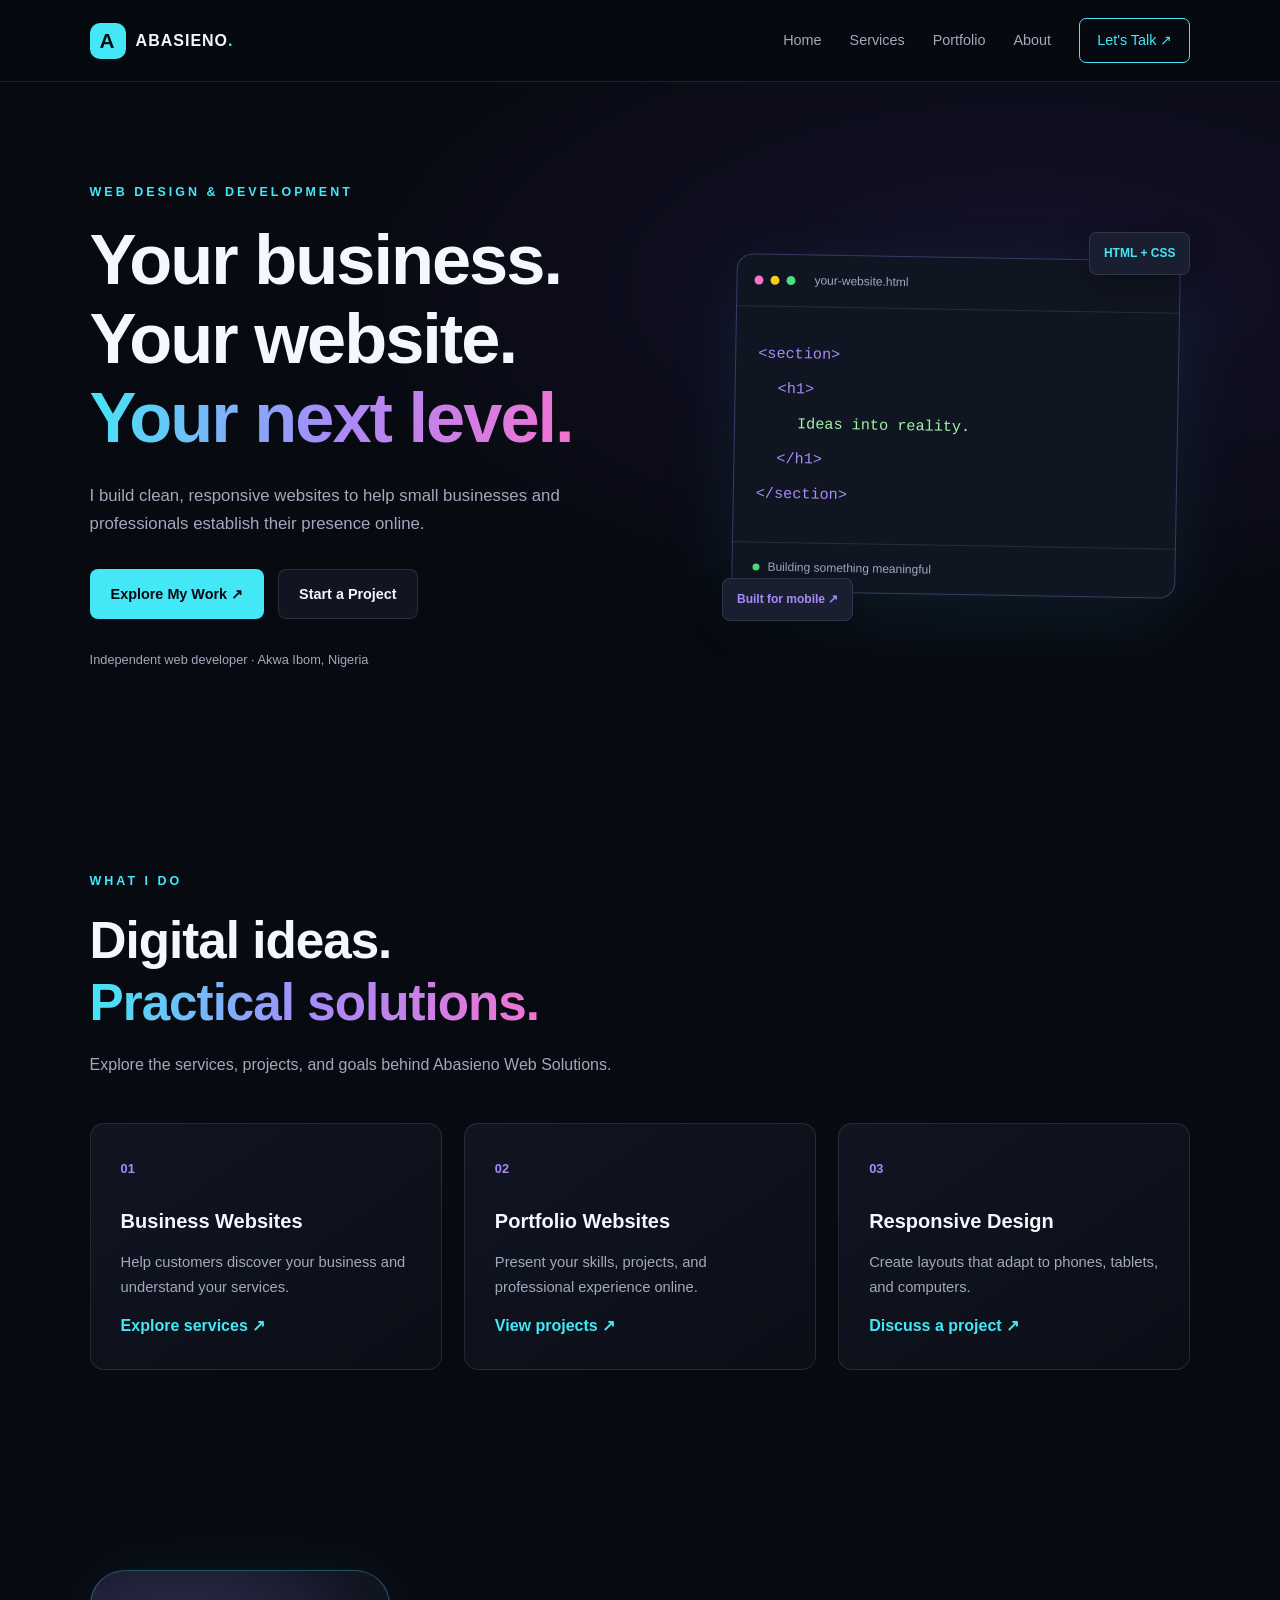
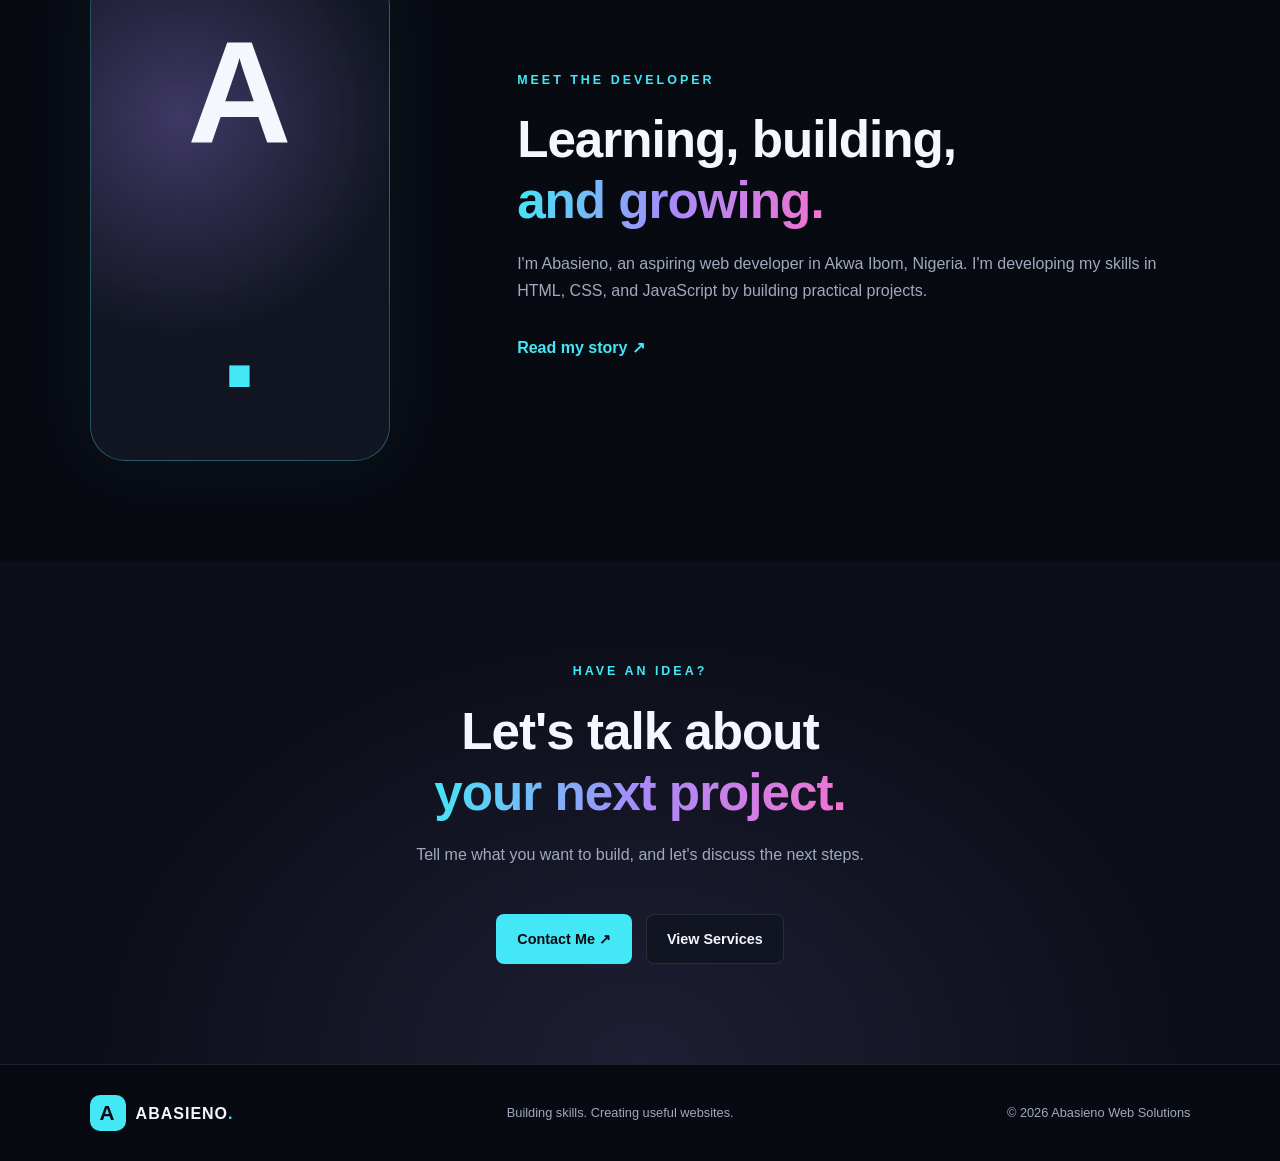
<file: index.html>
<!DOCTYPE html>
<html lang="en">
<head>
  <meta charset="UTF-8">
  <meta name="viewport" content="width=device-width, initial-scale=1.0">
  <meta name="description" content="Abasieno Web Solutions creates responsive websites for small businesses and professionals.">
  <title>Home | Abasieno Web Solutions</title>
  <link rel="stylesheet" href="style.css">
  <script src="script.js" defer></script>
</head>
<body>

  <header class="header">
    <a href="index.html" class="logo"><span class="logo-mark">A</span><span>ABASIENO<span class="accent">.</span></span></a>
    <button class="menu-toggle" id="menu-toggle" aria-label="Open navigation menu" aria-expanded="false">☰</button>
    <nav class="nav" id="nav">
      <a href="index.html">Home</a>
      <a href="services.html">Services</a>
      <a href="portfolio.html">Portfolio</a>
      <a href="about.html">About</a>
      <a href="contact.html" class="nav-cta">Let's Talk ↗</a>
    </nav>
  </header>

  <main>
    <section class="hero" id="home">
      <div class="hero-content">
        <p class="eyebrow">WEB DESIGN & DEVELOPMENT</p>
        <h1>Your business.<br>Your website.<br><span class="gradient-text">Your next level.</span></h1>
        <p class="hero-description">I build clean, responsive websites to help small businesses and professionals establish their presence online.</p>
        <div class="hero-actions">
          <a href="portfolio.html" class="button button-primary">Explore My Work ↗</a>
          <a href="contact.html" class="button button-secondary">Start a Project</a>
        </div>
        <p class="hero-note">Independent web developer · Akwa Ibom, Nigeria</p>
      </div>

      <div class="hero-visual">
        <div class="code-card">
          <div class="code-top"><span></span><span></span><span></span><p>your-website.html</p></div>
          <div class="code-content">
            <p><span class="code-purple">&lt;section&gt;</span></p>
            <p class="indent"><span class="code-purple">&lt;h1&gt;</span></p>
            <p class="indent-2">Ideas into reality.</p>
            <p class="indent"><span class="code-purple">&lt;/h1&gt;</span></p>
            <p><span class="code-purple">&lt;/section&gt;</span></p>
          </div>
          <div class="code-footer"><span class="status-dot"></span>Building something meaningful</div>
        </div>
        <div class="floating-tag tag-top">HTML + CSS</div>
        <div class="floating-tag tag-bottom">Built for mobile ↗</div>
      </div>
    </section>

    <section class="section">
      <div class="section-heading">
        <p class="eyebrow">WHAT I DO</p>
        <h2>Digital ideas.<br><span class="gradient-text">Practical solutions.</span></h2>
        <p>Explore the services, projects, and goals behind Abasieno Web Solutions.</p>
      </div>
      <div class="service-grid">
        <article class="service-card">
          <span class="service-number">01</span>
          <h3>Business Websites</h3>
          <p>Help customers discover your business and understand your services.</p>
          <a class="text-link" href="services.html">Explore services ↗</a>
        </article>
        <article class="service-card">
          <span class="service-number">02</span>
          <h3>Portfolio Websites</h3>
          <p>Present your skills, projects, and professional experience online.</p>
          <a class="text-link" href="portfolio.html">View projects ↗</a>
        </article>
        <article class="service-card">
          <span class="service-number">03</span>
          <h3>Responsive Design</h3>
          <p>Create layouts that adapt to phones, tablets, and computers.</p>
          <a class="text-link" href="contact.html">Discuss a project ↗</a>
        </article>
      </div>
    </section>

    <section class="section about-section">
      <div class="about-mark">A<span>.</span></div>
      <div class="about-content">
        <p class="eyebrow">MEET THE DEVELOPER</p>
        <h2>Learning, building,<br><span class="gradient-text">and growing.</span></h2>
        <p>I'm Abasieno, an aspiring web developer in Akwa Ibom, Nigeria. I'm developing my skills in HTML, CSS, and JavaScript by building practical projects.</p>
        <a href="about.html" class="text-link">Read my story ↗</a>
      </div>
    </section>

    <section class="section contact-section">
      <div class="section-heading">
        <p class="eyebrow">HAVE AN IDEA?</p>
        <h2>Let's talk about<br><span class="gradient-text">your next project.</span></h2>
        <p>Tell me what you want to build, and let's discuss the next steps.</p>
      </div>
      <div class="hero-actions" style="justify-content:center">
        <a href="contact.html" class="button button-primary">Contact Me ↗</a>
        <a href="services.html" class="button button-secondary">View Services</a>
      </div>
    </section>
  </main>

  <footer class="footer">
    <a href="index.html" class="logo"><span class="logo-mark">A</span><span>ABASIENO<span class="accent">.</span></span></a>
    <p>Building skills. Creating useful websites.</p>
    <p>© <span class="year"></span> Abasieno Web Solutions</p>
  </footer>

</body>
</html>
</file>
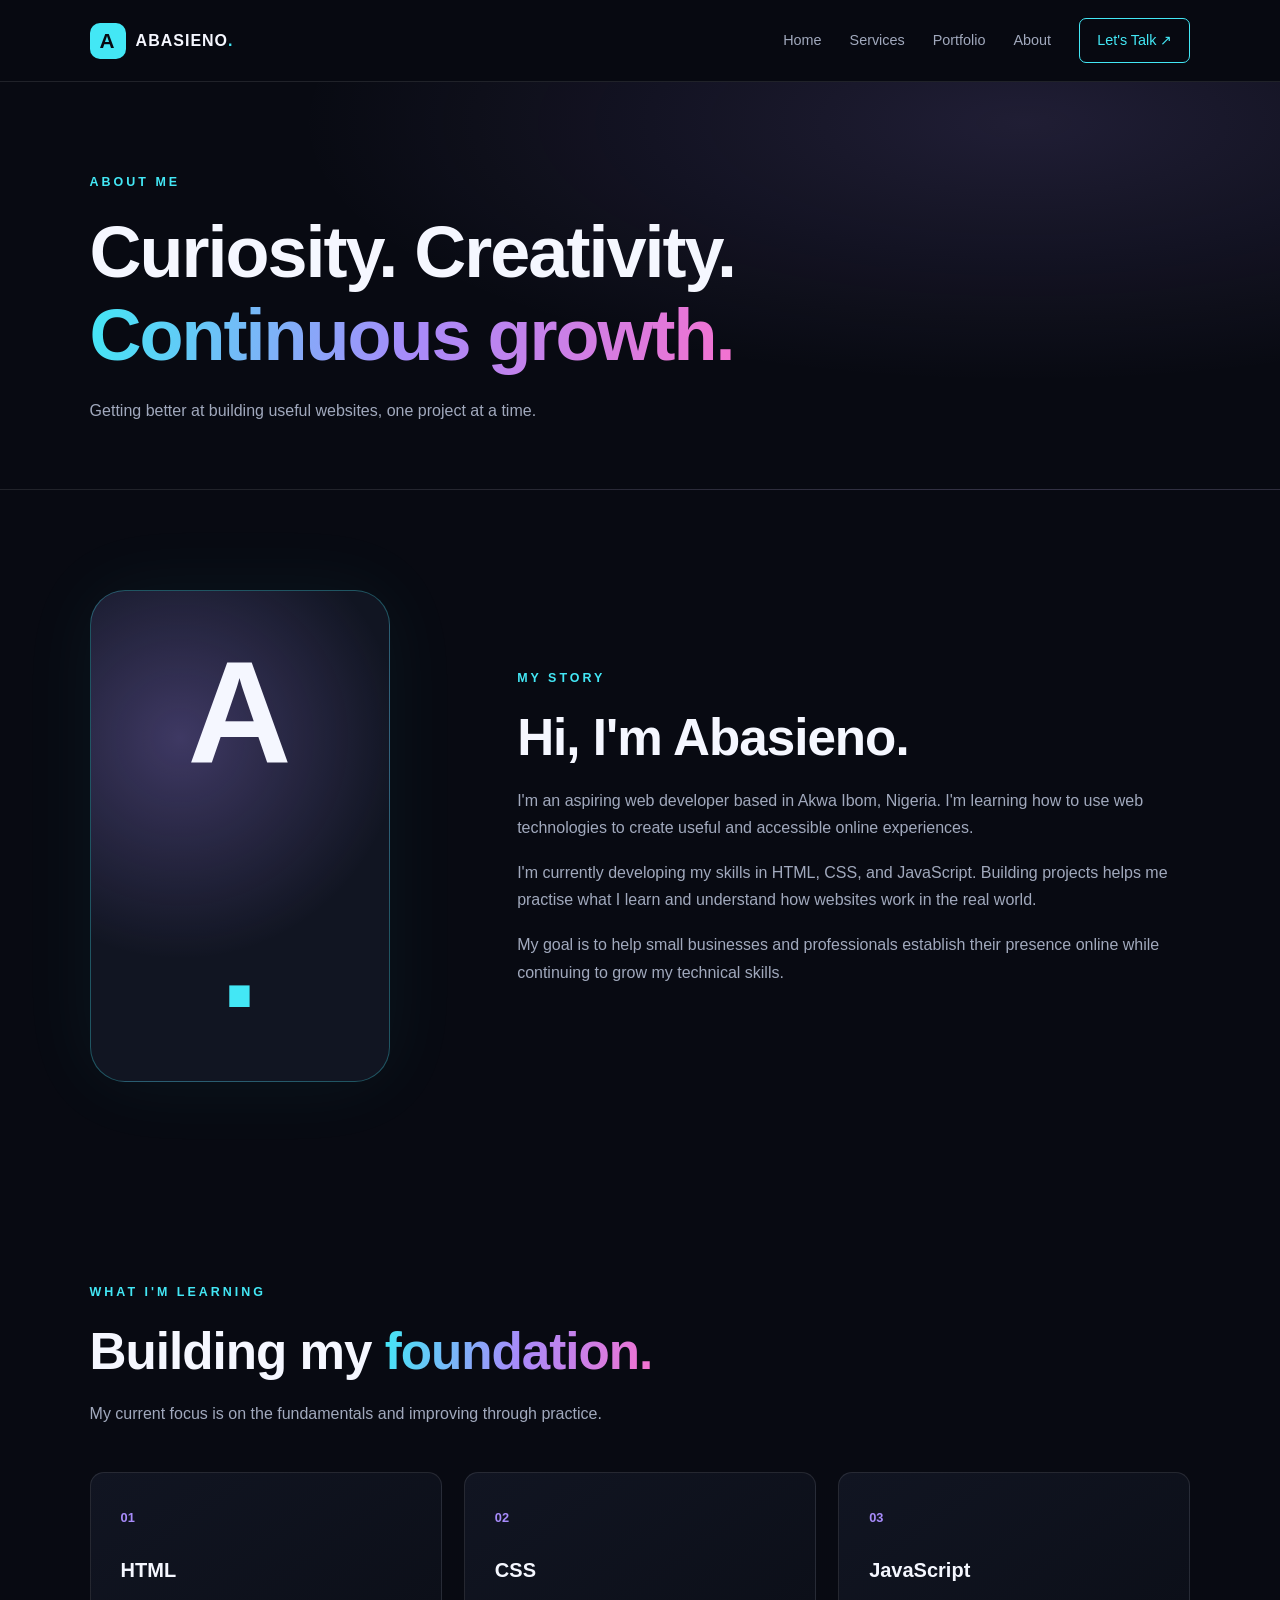
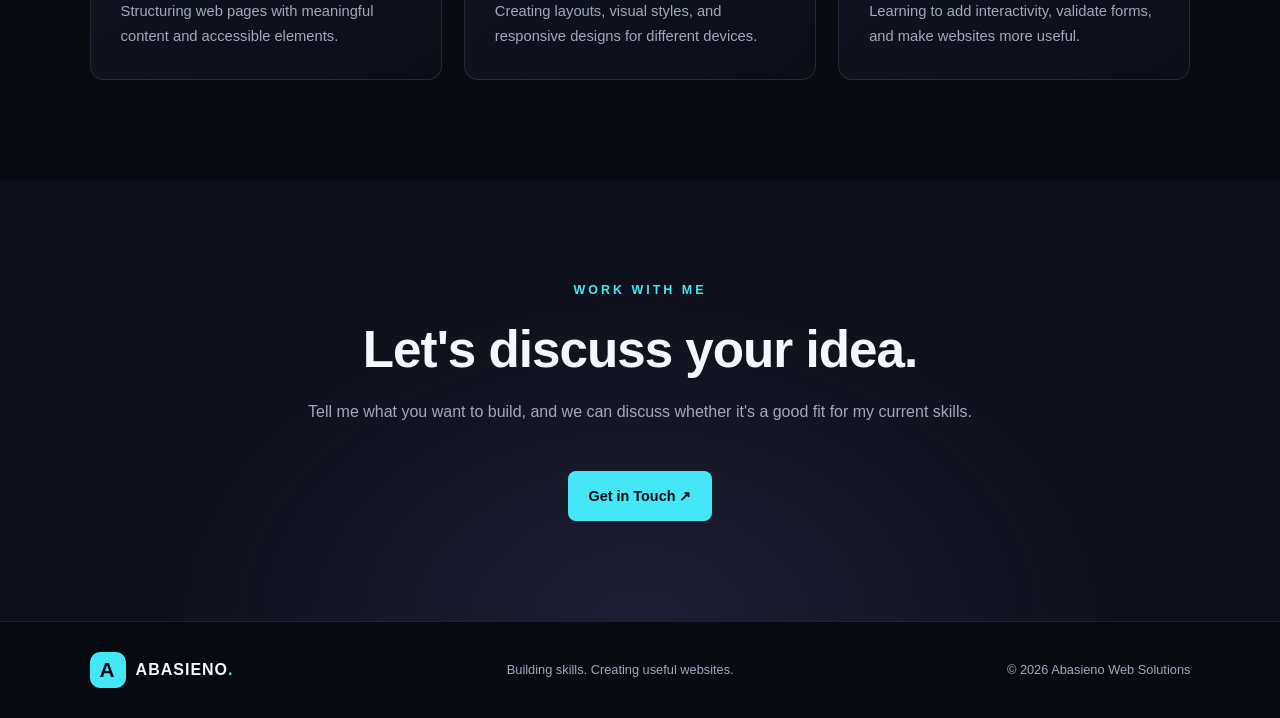
<file: about.html>
<!DOCTYPE html>
<html lang="en">
<head>
  <meta charset="UTF-8">
  <meta name="viewport" content="width=device-width, initial-scale=1.0">
  <meta name="description" content="Learn about Abasieno, an aspiring web developer in Akwa Ibom, Nigeria.">
  <title>About | Abasieno Web Solutions</title>
  <link rel="stylesheet" href="style.css">
  <script src="script.js" defer></script>
</head>
<body>
  <header class="header">
    <a href="index.html" class="logo"><span class="logo-mark">A</span><span>ABASIENO<span class="accent">.</span></span></a>
    <button class="menu-toggle" id="menu-toggle" aria-label="Open navigation menu" aria-expanded="false">☰</button>
    <nav class="nav" id="nav">
      <a href="index.html">Home</a><a href="services.html">Services</a>
      <a href="portfolio.html">Portfolio</a><a href="about.html">About</a>
      <a href="contact.html" class="nav-cta">Let's Talk ↗</a>
    </nav>
  </header>

  <main>
    <section class="page-hero">
      <p class="eyebrow">ABOUT ME</p>
      <h1>Curiosity. Creativity.<br><span class="gradient-text">Continuous growth.</span></h1>
      <p>Getting better at building useful websites, one project at a time.</p>
    </section>

    <section class="section about-section">
      <div class="about-mark">A<span>.</span></div>
      <div class="about-content">
        <p class="eyebrow">MY STORY</p>
        <h2>Hi, I'm Abasieno.</h2>
        <p>I'm an aspiring web developer based in Akwa Ibom, Nigeria. I'm learning how to use web technologies to create useful and accessible online experiences.</p>
        <p>I'm currently developing my skills in HTML, CSS, and JavaScript. Building projects helps me practise what I learn and understand how websites work in the real world.</p>
        <p>My goal is to help small businesses and professionals establish their presence online while continuing to grow my technical skills.</p>
      </div>
    </section>

    <section class="section">
      <div class="section-heading">
        <p class="eyebrow">WHAT I'M LEARNING</p>
        <h2>Building my <span class="gradient-text">foundation.</span></h2>
        <p>My current focus is on the fundamentals and improving through practice.</p>
      </div>
      <div class="service-grid">
        <article class="service-card">
          <span class="service-number">01</span>
          <h3>HTML</h3>
          <p>Structuring web pages with meaningful content and accessible elements.</p>
        </article>
        <article class="service-card">
          <span class="service-number">02</span>
          <h3>CSS</h3>
          <p>Creating layouts, visual styles, and responsive designs for different devices.</p>
        </article>
        <article class="service-card">
          <span class="service-number">03</span>
          <h3>JavaScript</h3>
          <p>Learning to add interactivity, validate forms, and make websites more useful.</p>
        </article>
      </div>
    </section>

    <section class="section contact-section">
      <div class="section-heading">
        <p class="eyebrow">WORK WITH ME</p>
        <h2>Let's discuss your idea.</h2>
        <p>Tell me what you want to build, and we can discuss whether it's a good fit for my current skills.</p>
      </div>
      <div class="center-action">
        <a href="contact.html" class="button button-primary">Get in Touch ↗</a>
      </div>
    </section>
  </main>

  <footer class="footer">
    <a href="index.html" class="logo"><span class="logo-mark">A</span><span>ABASIENO<span class="accent">.</span></span></a>
    <p>Building skills. Creating useful websites.</p>
    <p>© <span class="year"></span> Abasieno Web Solutions</p>
  </footer>
</body>
</html>
</file>
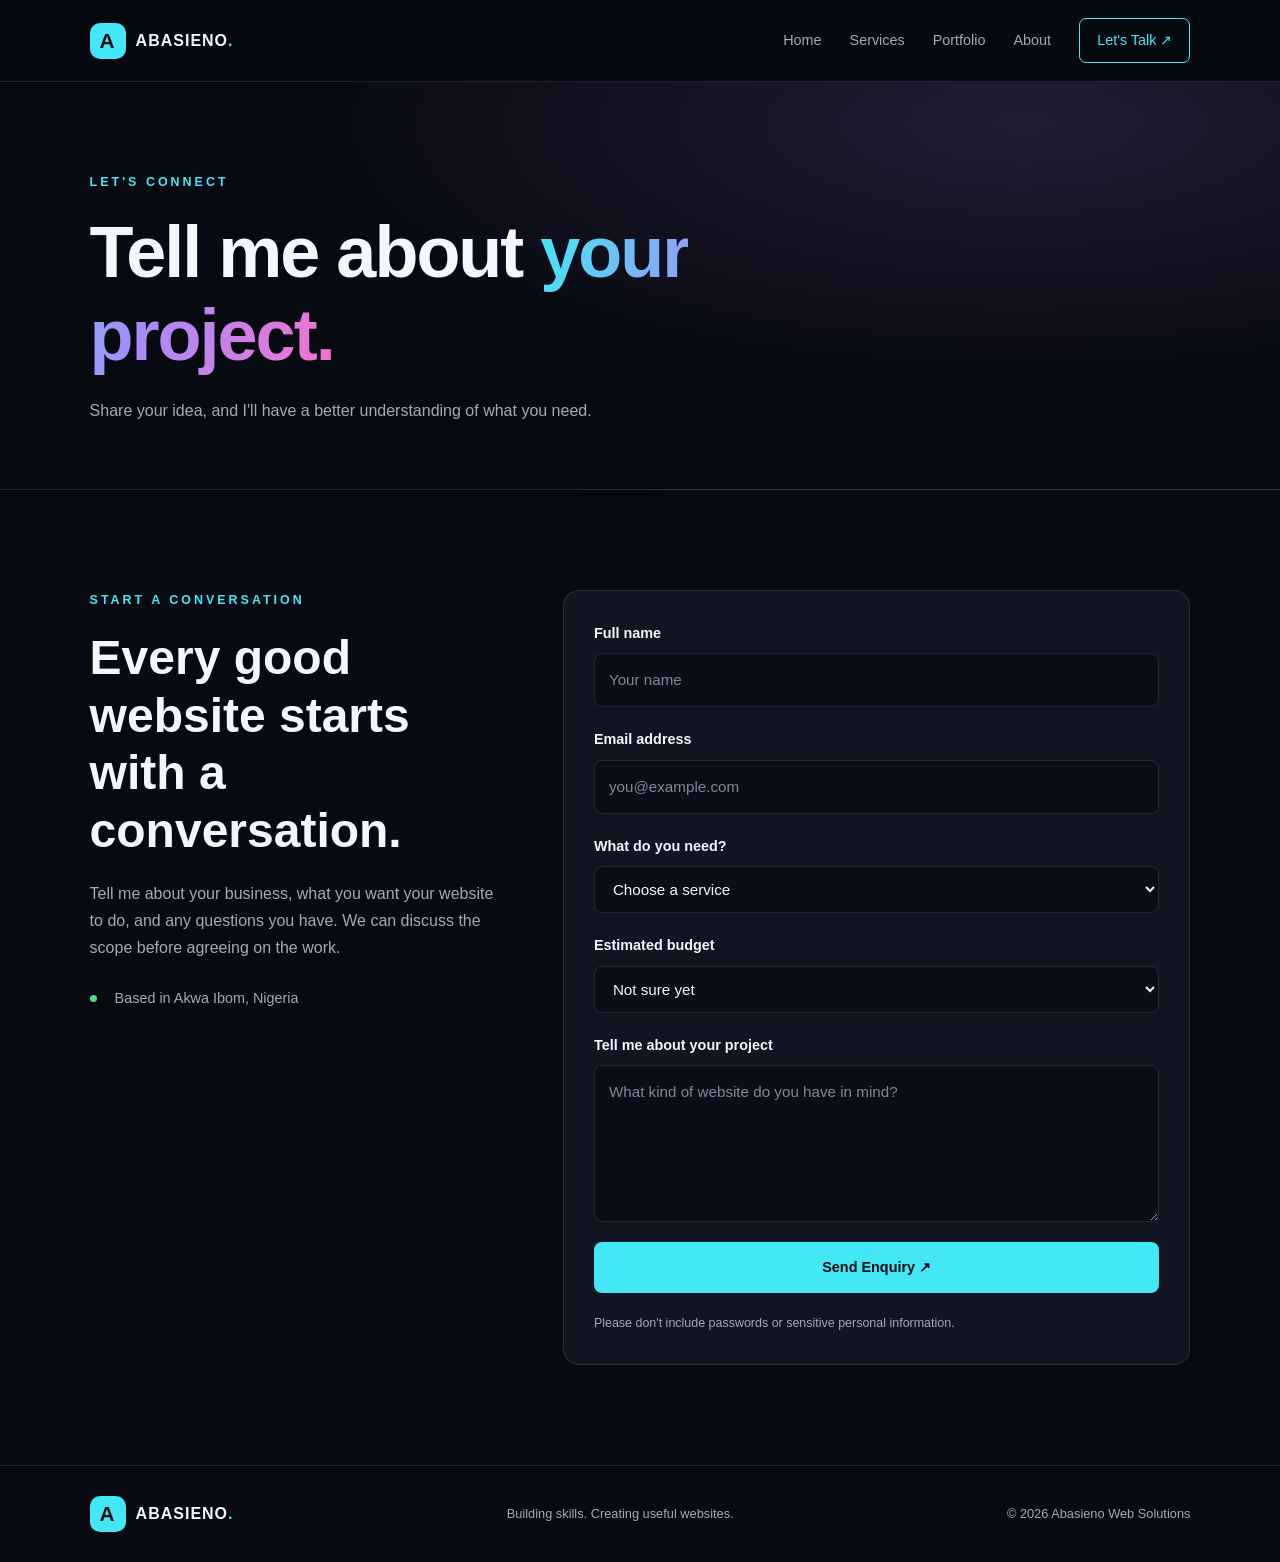
<file: contact.html>
<!DOCTYPE html>
<html lang="en">
<head>
  <meta charset="UTF-8">
  <meta name="viewport" content="width=device-width, initial-scale=1.0">
  <meta name="description" content="Contact Abasieno Web Solutions to discuss a website project.">
  <title>Contact | Abasieno Web Solutions</title>
  <link rel="stylesheet" href="style.css">
  <script src="script.js" defer></script>
</head>
<body>
  <header class="header">
    <a href="index.html" class="logo"><span class="logo-mark">A</span><span>ABASIENO<span class="accent">.</span></span></a>
    <button class="menu-toggle" id="menu-toggle" aria-label="Open navigation menu" aria-expanded="false">☰</button>
    <nav class="nav" id="nav">
      <a href="index.html">Home</a><a href="services.html">Services</a>
      <a href="portfolio.html">Portfolio</a><a href="about.html">About</a>
      <a href="contact.html" class="nav-cta">Let's Talk ↗</a>
    </nav>
  </header>

  <main>
    <section class="page-hero">
      <p class="eyebrow">LET'S CONNECT</p>
      <h1>Tell me about <span class="gradient-text">your project.</span></h1>
      <p>Share your idea, and I'll have a better understanding of what you need.</p>
    </section>

    <section class="section contact-layout">
      <div class="contact-intro">
        <p class="eyebrow">START A CONVERSATION</p>
        <h2>Every good website starts with a conversation.</h2>
        <p>Tell me about your business, what you want your website to do, and any questions you have. We can discuss the scope before agreeing on the work.</p>
        <div class="contact-tip">
          <span class="status-dot"></span>
          <span>Based in Akwa Ibom, Nigeria</span>
        </div>
      </div>

      <!-- Replace YOUR_FORM_ID after setting up your form service. -->
      <form class="contact-form" action="https://formspree.io/f/mkjobwkk" method="POST">
        <input type="hidden" name="_subject" value="New enquiry - Abasieno Web Solutions">
        <input type="hidden" name="_captcha" value="true">

        <div class="form-field">
          <label for="name">Full name</label>
          <input id="name" name="name" type="text" placeholder="Your name" required>
        </div>

        <div class="form-field">
          <label for="email">Email address</label>
          <input id="email" name="email" type="email" placeholder="you@example.com" required>
        </div>

        <div class="form-field">
          <label for="service">What do you need?</label>
          <select id="service" name="service" required>
            <option value="">Choose a service</option>
            <option>Business website</option>
            <option>Personal portfolio</option>
            <option>Website redesign</option>
            <option>Other project</option>
          </select>
        </div>

        <div class="form-field">
          <label for="budget">Estimated budget</label>
          <select id="budget" name="budget">
            <option>Not sure yet</option>
            <option>Under ₦50,000</option>
            <option>₦50,000–₦100,000</option>
            <option>Above ₦100,000</option>
          </select>
        </div>

        <div class="form-field">
          <label for="message">Tell me about your project</label>
          <textarea id="message" name="message" rows="5" placeholder="What kind of website do you have in mind?" required></textarea>
        </div>

        <button class="button button-primary form-submit" type="submit">Send Enquiry ↗</button>
        <p class="form-note">Please don't include passwords or sensitive personal information.</p>
      </form>
    </section>
  </main>

  <footer class="footer">
    <a href="index.html" class="logo"><span class="logo-mark">A</span><span>ABASIENO<span class="accent">.</span></span></a>
    <p>Building skills. Creating useful websites.</p>
    <p>© <span class="year"></span> Abasieno Web Solutions</p>
  </footer>
</body>
</html>
</file>
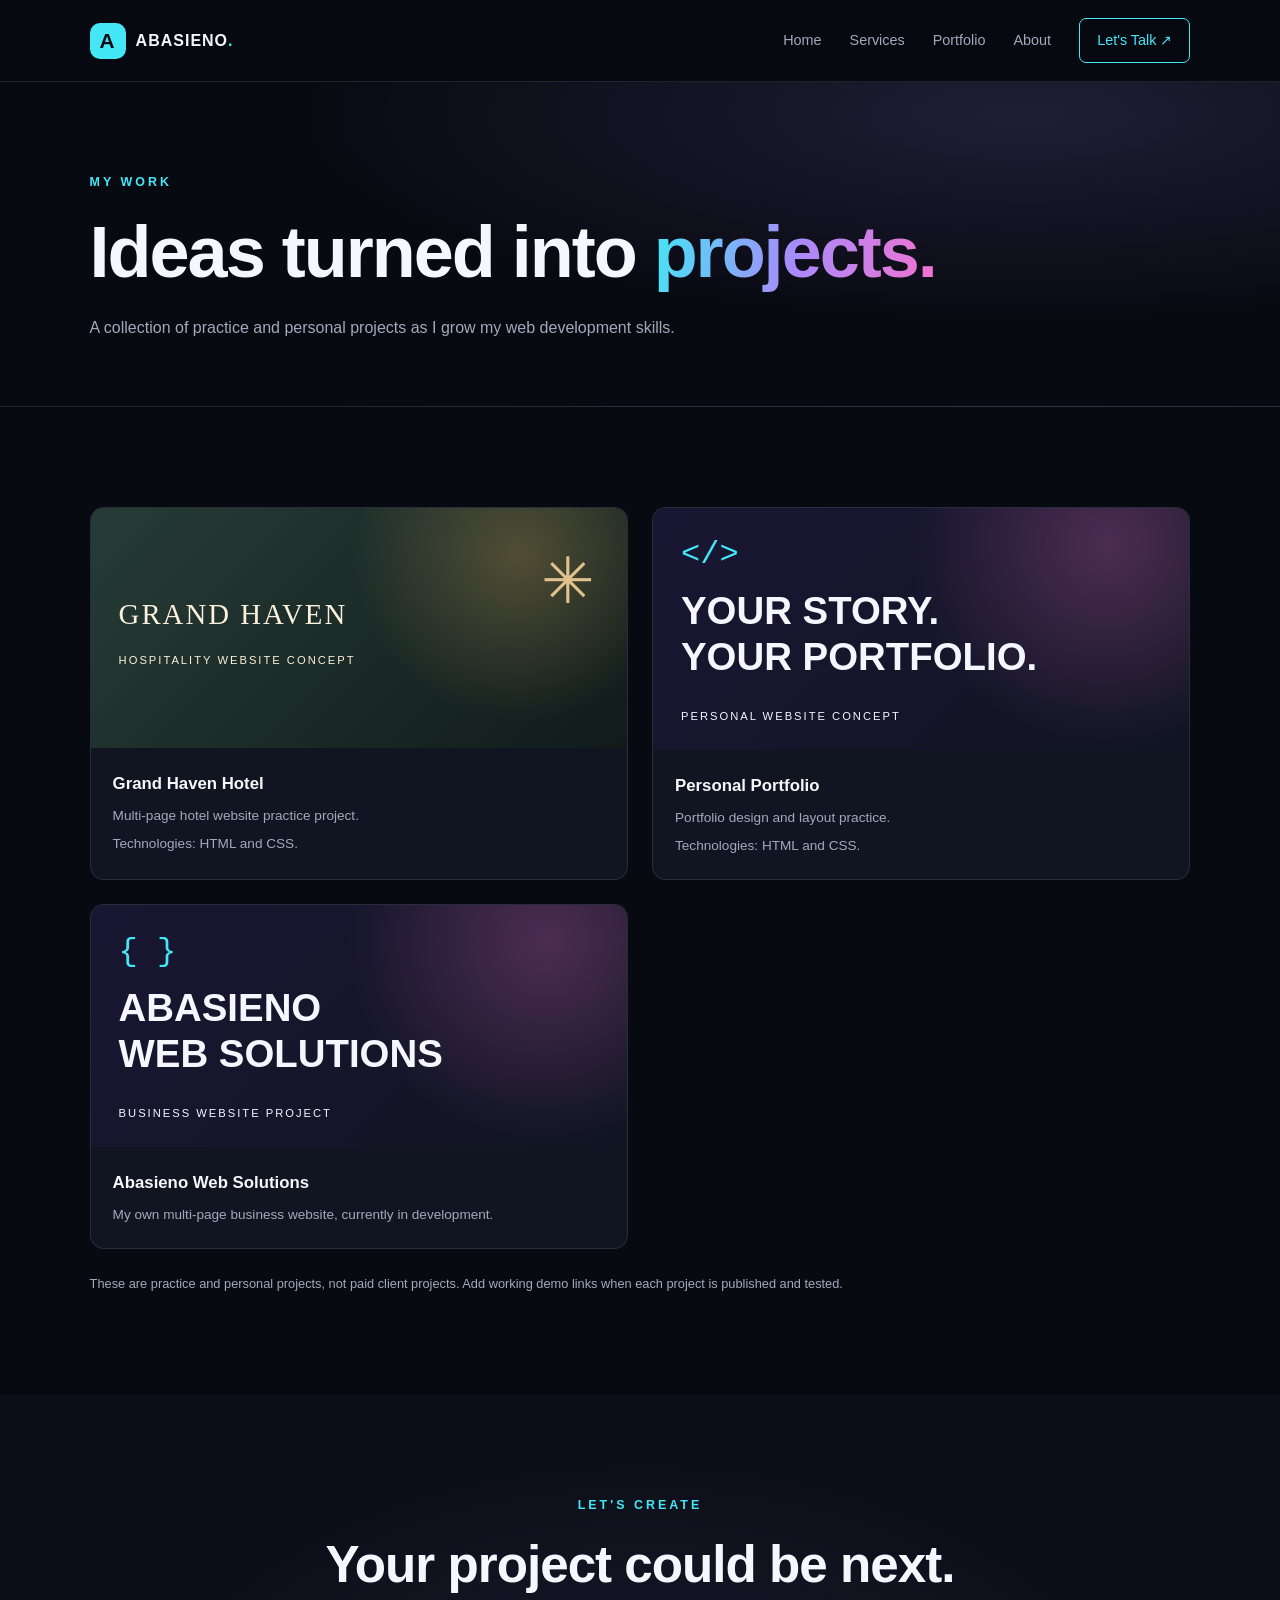
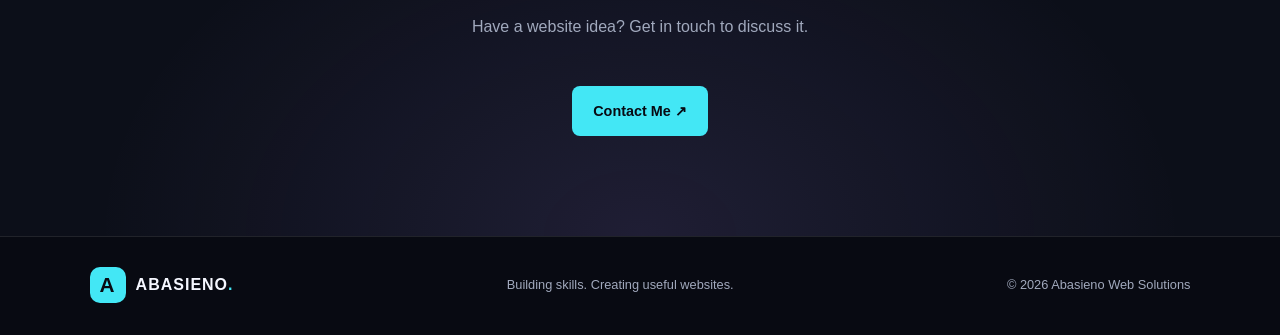
<file: portfolio.html>
<!DOCTYPE html>
<html lang="en">
<head>
  <meta charset="UTF-8">
  <meta name="viewport" content="width=device-width, initial-scale=1.0">
  <meta name="description" content="Explore web development practice projects by Abasieno.">
  <title>Portfolio | Abasieno Web Solutions</title>
  <link rel="stylesheet" href="style.css">
  <script src="script.js" defer></script>
</head>
<body>
  <header class="header">
    <a href="index.html" class="logo"><span class="logo-mark">A</span><span>ABASIENO<span class="accent">.</span></span></a>
    <button class="menu-toggle" id="menu-toggle" aria-label="Open navigation menu" aria-expanded="false">☰</button>
    <nav class="nav" id="nav">
      <a href="index.html">Home</a><a href="services.html">Services</a>
      <a href="portfolio.html">Portfolio</a><a href="about.html">About</a>
      <a href="contact.html" class="nav-cta">Let's Talk ↗</a>
    </nav>
  </header>

  <main>
    <section class="page-hero">
      <p class="eyebrow">MY WORK</p>
      <h1>Ideas turned into <span class="gradient-text">projects.</span></h1>
      <p>A collection of practice and personal projects as I grow my web development skills.</p>
    </section>

    <section class="section">
      <div class="portfolio-grid">
        <article class="project-card">
          <div class="project-preview preview-one">
            <span>GRAND HAVEN</span>
            <span class="preview-symbol">✳</span>
            <small>HOSPITALITY WEBSITE CONCEPT</small>
          </div>
          <div class="project-info">
            <div>
              <h3>Grand Haven Hotel</h3>
              <p>Multi-page hotel website practice project.</p>
              <p>Technologies: HTML and CSS.</p>
            </div>
          </div>
        </article>

        <article class="project-card">
          <div class="project-preview preview-two">
            <span class="preview-code">&lt;/&gt;</span>
            <strong>YOUR STORY.<br>YOUR PORTFOLIO.</strong>
            <small>PERSONAL WEBSITE CONCEPT</small>
          </div>
          <div class="project-info">
            <div>
              <h3>Personal Portfolio</h3>
              <p>Portfolio design and layout practice.</p>
              <p>Technologies: HTML and CSS.</p>
            </div>
          </div>
        </article>

        <article class="project-card">
          <div class="project-preview preview-two">
            <span class="preview-code">{ }</span>
            <strong>ABASIENO<br>WEB SOLUTIONS</strong>
            <small>BUSINESS WEBSITE PROJECT</small>
          </div>
          <div class="project-info">
            <div>
              <h3>Abasieno Web Solutions</h3>
              <p>My own multi-page business website, currently in development.</p>
            </div>
          </div>
        </article>
      </div>
      <p class="portfolio-note">These are practice and personal projects, not paid client projects. Add working demo links when each project is published and tested.</p>
    </section>

    <section class="section contact-section">
      <div class="section-heading">
        <p class="eyebrow">LET'S CREATE</p>
        <h2>Your project could be next.</h2>
        <p>Have a website idea? Get in touch to discuss it.</p>
      </div>
      <div class="center-action">
        <a href="contact.html" class="button button-primary">Contact Me ↗</a>
      </div>
    </section>
  </main>

  <footer class="footer">
    <a href="index.html" class="logo"><span class="logo-mark">A</span><span>ABASIENO<span class="accent">.</span></span></a>
    <p>Building skills. Creating useful websites.</p>
    <p>© <span class="year"></span> Abasieno Web Solutions</p>
  </footer>
</body>
</html>
</file>
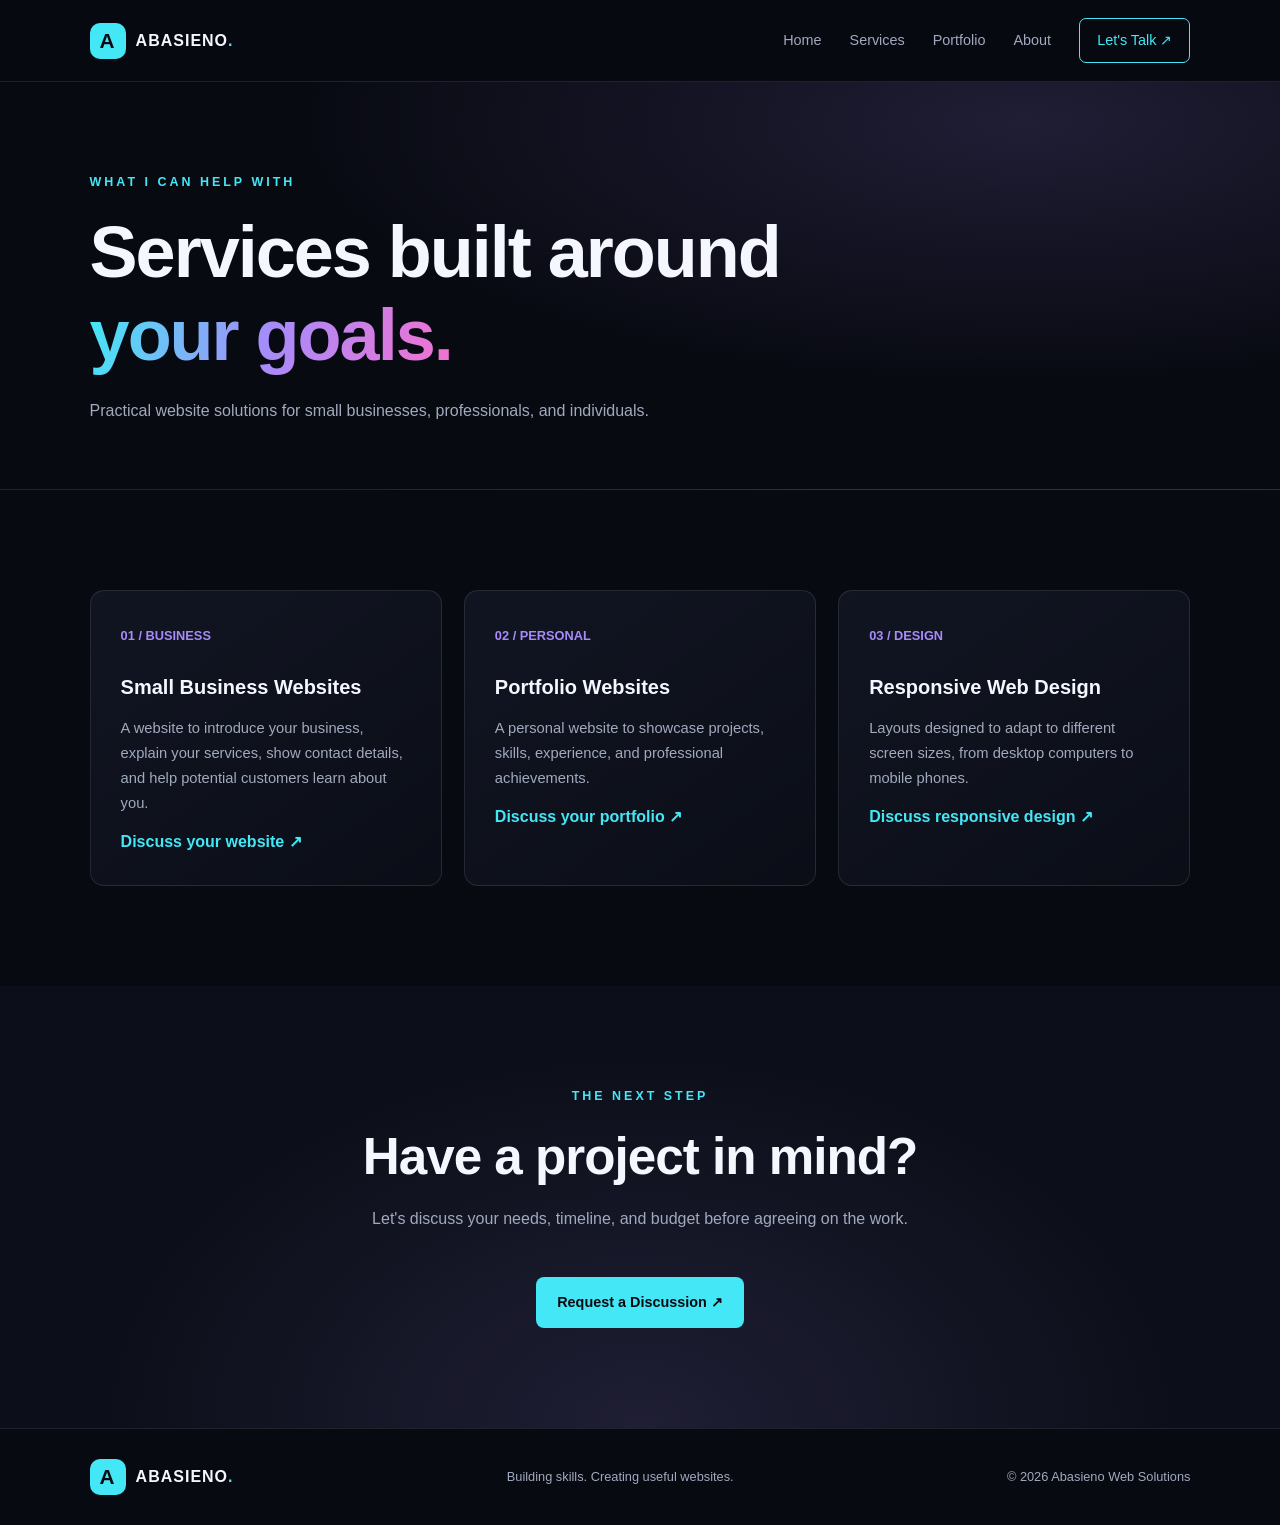
<file: services.html>
<!DOCTYPE html>
<html lang="en">
<head>
  <meta charset="UTF-8">
  <meta name="viewport" content="width=device-width, initial-scale=1.0">
  <meta name="description" content="Explore website design and development services from Abasieno Web Solutions.">
  <title>Services | Abasieno Web Solutions</title>
  <link rel="stylesheet" href="style.css">
  <script src="script.js" defer></script>
</head>
<body>
  <header class="header">
    <a href="index.html" class="logo"><span class="logo-mark">A</span><span>ABASIENO<span class="accent">.</span></span></a>
    <button class="menu-toggle" id="menu-toggle" aria-label="Open navigation menu" aria-expanded="false">☰</button>
    <nav class="nav" id="nav">
      <a href="index.html">Home</a><a href="services.html">Services</a>
      <a href="portfolio.html">Portfolio</a><a href="about.html">About</a>
      <a href="contact.html" class="nav-cta">Let's Talk ↗</a>
    </nav>
  </header>

  <main>
    <section class="page-hero">
      <p class="eyebrow">WHAT I CAN HELP WITH</p>
      <h1>Services built around <span class="gradient-text">your goals.</span></h1>
      <p>Practical website solutions for small businesses, professionals, and individuals.</p>
    </section>

    <section class="section">
      <div class="service-grid">
        <article class="service-card">
          <span class="service-number">01 / BUSINESS</span>
          <h3>Small Business Websites</h3>
          <p>A website to introduce your business, explain your services, show contact details, and help potential customers learn about you.</p>
          <a href="contact.html" class="text-link">Discuss your website ↗</a>
        </article>
        <article class="service-card">
          <span class="service-number">02 / PERSONAL</span>
          <h3>Portfolio Websites</h3>
          <p>A personal website to showcase projects, skills, experience, and professional achievements.</p>
          <a href="contact.html" class="text-link">Discuss your portfolio ↗</a>
        </article>
        <article class="service-card">
          <span class="service-number">03 / DESIGN</span>
          <h3>Responsive Web Design</h3>
          <p>Layouts designed to adapt to different screen sizes, from desktop computers to mobile phones.</p>
          <a href="contact.html" class="text-link">Discuss responsive design ↗</a>
        </article>
      </div>
    </section>

    <section class="section contact-section">
      <div class="section-heading">
        <p class="eyebrow">THE NEXT STEP</p>
        <h2>Have a project in mind?</h2>
        <p>Let's discuss your needs, timeline, and budget before agreeing on the work.</p>
      </div>
      <div class="center-action">
        <a href="contact.html" class="button button-primary">Request a Discussion ↗</a>
      </div>
    </section>
  </main>

  <footer class="footer">
    <a href="index.html" class="logo"><span class="logo-mark">A</span><span>ABASIENO<span class="accent">.</span></span></a>
    <p>Building skills. Creating useful websites.</p>
    <p>© <span class="year"></span> Abasieno Web Solutions</p>
  </footer>
</body>
</html>
</file>
<file: style.css>
/* ========================================
   ABASIENO WEB SOLUTIONS
   1. Global styles and colors
======================================== */

:root {
  --background: #080a12;
  --surface: #111522;
  --surface-light: #191f30;
  --text: #f5f7ff;
  --muted: #a1a9bd;
  --cyan: #43e7f5;
  --purple: #a78bfa;
  --pink: #f472d0;
  --border: rgba(255, 255, 255, 0.1);
}

* {
  margin: 0;
  padding: 0;
  box-sizing: border-box;
}

html {
  scroll-behavior: smooth;
  scroll-padding-top: 90px;
}

body {
  background: var(--background);
  color: var(--text);
  font-family: Arial, Helvetica, sans-serif;
  line-height: 1.7;
}

a {
  color: inherit;
  text-decoration: none;
}

button,
a {
  -webkit-tap-highlight-color: transparent;
}

button {
  font: inherit;
}

::selection {
  background: var(--cyan);
  color: var(--background);
}

/* ========================================
   2. Header and navigation
======================================== */

.header {
  width: 100%;
  min-height: 82px;
  padding: 18px 7%;
  display: flex;
  align-items: center;
  justify-content: space-between;
  gap: 24px;
  background: rgba(8, 10, 18, 0.92);
  border-bottom: 1px solid var(--border);
  position: sticky;
  top: 0;
  z-index: 100;
  backdrop-filter: blur(16px);
}

.logo {
  display: inline-flex;
  align-items: center;
  gap: 10px;
  font-size: 1rem;
  font-weight: 800;
  letter-spacing: 1px;
}

.logo-mark {
  width: 36px;
  height: 36px;
  display: grid;
  place-items: center;
  border-radius: 10px;
  color: var(--background);
  background: var(--cyan);
  font-size: 1.3rem;
  font-weight: 900;
}

.accent {
  color: var(--cyan);
}

.nav {
  display: flex;
  align-items: center;
  gap: 28px;
}

.nav a {
  color: var(--muted);
  font-size: 0.9rem;
  transition: color 0.25s ease;
}

.nav a:hover,
.nav a:focus-visible {
  color: var(--cyan);
}

.nav .nav-cta {
  padding: 9px 17px;
  border: 1px solid var(--cyan);
  border-radius: 7px;
  color: var(--cyan);
}

.menu-toggle {
  display: none;
  border: 1px solid var(--border);
  border-radius: 8px;
  background: var(--surface);
  color: var(--text);
  padding: 7px 12px;
  cursor: pointer;
}

/* ========================================
   3. Hero section
======================================== */

.hero {
  min-height: 620px;
  padding: 100px 7%;
  display: grid;
  grid-template-columns: 1.1fr 0.9fr;
  align-items: center;
  gap: 60px;
  overflow: hidden;
  background:
    radial-gradient(ellipse at 80% 30%,
      rgba(94, 63, 180, 0.15), transparent 48%),
    var(--background);
}

.hero-content {
  max-width: 650px;
}

.eyebrow {
  color: var(--cyan);
  font-size: 0.78rem;
  font-weight: 800;
  letter-spacing: 3px;
  margin-bottom: 18px;
}

.hero h1 {
  font-size: clamp(2.8rem, 5.5vw, 5rem);
  line-height: 1.12;
  letter-spacing: -2px;
  margin-bottom: 24px;
}

.gradient-text {
  color: var(--cyan);
  background: linear-gradient(100deg, var(--cyan), var(--purple), var(--pink));
  background-clip: text;
  -webkit-background-clip: text;
  -webkit-text-fill-color: transparent;
}

.hero-description {
  max-width: 520px;
  color: var(--muted);
  font-size: 1.05rem;
  margin-bottom: 30px;
}

.hero-actions {
  display: flex;
  flex-wrap: wrap;
  gap: 14px;
}

.button {
  min-height: 48px;
  padding: 12px 20px;
  display: inline-flex;
  align-items: center;
  justify-content: center;
  gap: 8px;
  border: 1px solid transparent;
  border-radius: 8px;
  font-size: 0.9rem;
  font-weight: 700;
  transition: transform 0.25s ease, background 0.25s ease;
  cursor: pointer;
}

.button:hover {
  transform: translateY(-3px);
}

.button-primary {
  color: #080a12;
  background: var(--cyan);
}

.button-primary:hover {
  background: #a0f6ff;
}

.button-secondary {
  border-color: var(--border);
  background: var(--surface);
  color: var(--text);
}

.button-secondary:hover {
  border-color: var(--purple);
}

.hero-note {
  color: var(--muted);
  font-size: 0.8rem;
  margin-top: 30px;
}

/* ========================================
   4. Decorative code card
======================================== */

.hero-visual {
  min-width: 0;
  position: relative;
  padding: 25px 12px;
}

.code-card {
  position: relative;
  z-index: 1;
  overflow: hidden;
  border: 1px solid rgba(167, 139, 250, 0.3);
  border-radius: 16px;
  background: #101522;
  box-shadow: 0 25px 80px rgba(67, 231, 245, 0.08);
  transform: rotate(1deg);
}

.code-top {
  min-height: 52px;
  padding: 0 17px;
  display: flex;
  align-items: center;
  gap: 7px;
  border-bottom: 1px solid var(--border);
}

.code-top > span {
  width: 9px;
  height: 9px;
  border-radius: 50%;
  background: var(--pink);
}

.code-top > span:nth-child(2) {
  background: #facc15;
}

.code-top > span:nth-child(3) {
  background: #4ade80;
}

.code-top p {
  color: var(--muted);
  font-size: 0.75rem;
  margin-left: 12px;
}

.code-content {
  padding: 30px 22px;
  font-family: Consolas, "Courier New", monospace;
  font-size: clamp(0.68rem, 1.2vw, 0.95rem);
  line-height: 2.3;
  overflow-wrap: anywhere;
}

.code-purple {
  color: var(--purple);
}

.code-blue {
  color: var(--cyan);
}

.code-yellow {
  color: #facc15;
}

.indent {
  padding-left: 20px;
}

.indent-2 {
  padding-left: 40px;
  color: #a5f3a7;
}

.code-footer {
  padding: 14px 20px;
  border-top: 1px solid var(--border);
  color: var(--muted);
  font-size: 0.75rem;
}

.status-dot {
  width: 7px;
  height: 7px;
  display: inline-block;
  margin-right: 8px;
  border-radius: 50%;
  background: #4ade80;
}

.floating-tag {
  position: absolute;
  z-index: 2;
  padding: 10px 14px;
  border: 1px solid var(--border);
  border-radius: 8px;
  background: var(--surface-light);
  box-shadow: 0 10px 30px rgba(0, 0, 0, 0.3);
  font-size: 0.75rem;
  font-weight: 700;
}

.tag-top {
  top: 0;
  right: 0;
  color: var(--cyan);
}

.tag-bottom {
  bottom: 0;
  left: 0;
  color: var(--purple);
}

/* ========================================
   5. Shared section styles
======================================== */

.section {
  padding: 100px 7%;
}

.section-heading {
  max-width: 700px;
  margin-bottom: 45px;
}

.section-heading h2,
.about-content h2 {
  font-size: clamp(2rem, 4vw, 3.5rem);
  line-height: 1.2;
  letter-spacing: -1px;
  margin-bottom: 18px;
}

.section-heading > p:last-child,
.about-content > p:not(.eyebrow) {
  color: var(--muted);
}

/* ========================================
   6. Services
======================================== */

.service-grid {
  display: grid;
  grid-template-columns: repeat(3, minmax(0, 1fr));
  gap: 22px;
}

.service-card {
  position: relative;
  min-width: 0;
  padding: 30px;
  border: 1px solid var(--border);
  border-radius: 14px;
  background: linear-gradient(145deg, var(--surface), #0b0e17);
  transition: transform 0.25s ease, border-color 0.25s ease;
}

.service-card:hover {
  transform: translateY(-6px);
  border-color: var(--cyan);
}

.service-number {
  color: var(--purple);
  font-size: 0.8rem;
  font-weight: 800;
}

.service-card h3 {
  font-size: 1.25rem;
  margin: 22px 0 12px;
}

.service-card p {
  color: var(--muted);
  font-size: 0.92rem;
}

.service-icon {
  display: inline-block;
  margin-top: 22px;
  color: var(--cyan);
  font-size: 1.5rem;
}

/* ========================================
   7. Portfolio
======================================== */

.portfolio-section {
  background: #0c0f19;
}

.portfolio-grid {
  display: grid;
  grid-template-columns: repeat(2, minmax(0, 1fr));
  gap: 24px;
}

.project-card {
  overflow: hidden;
  border: 1px solid var(--border);
  border-radius: 14px;
  background: var(--surface);
  transition: transform 0.25s ease;
}

.project-card:hover {
  transform: translateY(-5px);
}

.project-preview {
  min-height: 240px;
  padding: 28px;
  display: flex;
  flex-direction: column;
  justify-content: center;
  position: relative;
  overflow: hidden;
}

.preview-one {
  color: #f9f1dc;
  background:
    radial-gradient(circle at 80% 20%, rgba(209, 165, 87, 0.3), transparent 35%),
    linear-gradient(135deg, #273c36, #101b1a);
  font-family: Georgia, serif;
  font-size: 1.8rem;
  letter-spacing: 2px;
}

.preview-symbol {
  position: absolute;
  right: 30px;
  top: 20px;
  color: #dfc28d;
  font-size: 4rem;
}

.project-preview small {
  margin-top: 15px;
  font: 0.7rem Arial, sans-serif;
  letter-spacing: 2px;
}

.preview-two {
  align-items: flex-start;
  gap: 15px;
  background:
    radial-gradient(circle at 85% 15%, rgba(244, 114, 208, 0.25), transparent 40%),
    linear-gradient(135deg, #191633, #111522);
}

.preview-code {
  color: var(--cyan);
  font: 2rem Consolas, monospace;
}

.preview-two strong {
  font-size: clamp(1.5rem, 3vw, 2.5rem);
  line-height: 1.2;
}

.project-info {
  padding: 22px;
  display: flex;
  align-items: center;
  justify-content: space-between;
  gap: 12px;
}

.project-info h3 {
  font-size: 1.05rem;
}

.project-info p {
  color: var(--muted);
  font-size: 0.85rem;
  margin-top: 5px;
}

.project-arrow {
  color: var(--cyan);
  font-size: 1.5rem;
}

.portfolio-note {
  color: var(--muted);
  font-size: 0.8rem;
  margin-top: 24px;
}

/* ========================================
   8. About
======================================== */

.about-section {
  display: grid;
  grid-template-columns: 0.7fr 1.3fr;
  align-items: center;
  gap: 65px;
}

.about-mark {
  width: 100%;
  max-width: 300px;
  aspect-ratio: 1;
  display: grid;
  place-items: center;
  border: 1px solid rgba(67, 231, 245, 0.3);
  border-radius: 35px;
  background:
    radial-gradient(circle at 30% 30%, rgba(167, 139, 250, 0.3), transparent 55%),
    var(--surface);
  box-shadow: 0 0 80px rgba(67, 231, 245, 0.06);
  font-size: 9rem;
  font-weight: 900;
}

.about-mark span {
  color: var(--cyan);
}

.about-content > p:not(.eyebrow) {
  margin: 18px 0;
}

.text-link {
  display: inline-block;
  margin-top: 12px;
  color: var(--cyan);
  font-weight: 700;
}

.text-link:hover {
  text-decoration: underline;
}

/* ========================================
   9. Contact
======================================== */

.contact-section {
  background:
    radial-gradient(ellipse at 50% 100%, rgba(167, 139, 250, 0.12), transparent 60%),
    #0c0f19;
}

.contact-section .section-heading {
  margin-left: auto;
  margin-right: auto;
  text-align: center;
}

.contact-panel {
  max-width: 850px;
  margin: 0 auto;
  padding: 35px;
  display: flex;
  align-items: center;
  justify-content: space-between;
  gap: 30px;
  border: 1px solid var(--border);
  border-radius: 16px;
  background: var(--surface);
}

.contact-panel > div {
  max-width: 500px;
}

.contact-icon {
  color: var(--cyan);
  font-size: 1.8rem;
}

.contact-panel h3 {
  margin: 12px 0;
  font-size: 1.35rem;
}

.contact-panel p {
  color: var(--muted);
  font-size: 0.9rem;
}

/* ========================================
   10. Footer
======================================== */

.footer {
  padding: 30px 7%;
  display: flex;
  align-items: center;
  justify-content: space-between;
  flex-wrap: wrap;
  gap: 20px;
  border-top: 1px solid var(--border);
}

.footer p {
  color: var(--muted);
  font-size: 0.8rem;
}

/* ========================================
   11. Responsive design
======================================== */

@media (max-width: 950px) {
  .header {
    padding-left: 5%;
    padding-right: 5%;
  }

  .nav {
    gap: 16px;
  }

  .hero {
    padding: 80px 5%;
    gap: 30px;
  }

  .section {
    padding: 80px 5%;
  }

  .service-card {
    padding: 23px;
  }

  .about-section {
    gap: 35px;
  }
}

@media (max-width: 760px) {
  .header {
    min-height: 72px;
    padding: 15px 5%;
  }

  .menu-toggle {
    display: block;
  }

  .nav {
    display: none;
    position: absolute;
    top: calc(100% + 1px);
    left: 0;
    right: 0;
    padding: 20px 5% 25px;
    flex-direction: column;
    align-items: stretch;
    gap: 8px;
    background: var(--background);
    border-bottom: 1px solid var(--border);
  }

  .nav.open {
    display: flex;
  }

  .nav a {
    padding: 10px;
  }

  .nav .nav-cta {
    text-align: center;
  }

  .hero {
    min-height: auto;
    grid-template-columns: 1fr;
    padding-top: 75px;
    padding-bottom: 75px;
    gap: 35px;
  }

  .hero h1 {
    font-size: clamp(2.7rem, 10vw, 4.3rem);
  }

  .hero-visual {
    width: 100%;
    max-width: 540px;
    margin: 0 auto;
  }

  .service-grid {
    grid-template-columns: 1fr;
  }

  .portfolio-grid {
    grid-template-columns: 1fr;
  }

  .about-section {
    grid-template-columns: 1fr;
  }

  .about-mark {
    max-width: 200px;
    font-size: 6rem;
    border-radius: 25px;
  }

  .contact-panel {
    align-items: flex-start;
    flex-direction: column;
  }

  .footer {
    flex-direction: column;
    align-items: flex-start;
  }
}

@media (max-width: 420px) {
  .logo {
    font-size: 0.85rem;
  }

  .hero-actions {
    flex-direction: column;
  }

  .hero-actions .button {
    width: 100%;
  }

  .section {
    padding: 65px 6%;
  }

  .project-preview {
    min-height: 200px;
  }

  .contact-panel {
    padding: 24px;
  }
}

/* Respect visitors who prefer less animation. */
@media (prefers-reduced-motion: reduce) {
  *,
  *::before,
  *::after {
    scroll-behavior: auto !important;
    transition-duration: 0.01ms !important;
    animation-duration: 0.01ms !important;
  }
}


/* ========================================
   MULTI-PAGE LAYOUTS
======================================== */

.page-hero {
  padding: 90px 7% 65px;
  background:
    radial-gradient(ellipse at 80% 10%, rgba(167, 139, 250, 0.15), transparent 50%),
    var(--background);
  border-bottom: 1px solid var(--border);
}

.page-hero h1 {
  max-width: 850px;
  font-size: clamp(2.5rem, 6vw, 4.5rem);
  line-height: 1.15;
  letter-spacing: -2px;
  margin-bottom: 20px;
}

.page-hero > p:last-child {
  max-width: 650px;
  color: var(--muted);
}

.center-action {
  display: flex;
  justify-content: center;
}

/* ========================================
   CONTACT FORM
======================================== */

.contact-layout {
  display: grid;
  grid-template-columns: 0.8fr 1.2fr;
  gap: 55px;
  align-items: start;
}

.contact-intro h2 {
  font-size: clamp(2rem, 4vw, 3rem);
  line-height: 1.2;
  margin-bottom: 20px;
}

.contact-intro > p:not(.eyebrow) {
  color: var(--muted);
}

.contact-tip {
  display: flex;
  align-items: center;
  gap: 10px;
  margin-top: 25px;
  color: var(--muted);
  font-size: 0.9rem;
}

.contact-form {
  display: grid;
  gap: 20px;
  padding: 30px;
  background: var(--surface);
  border: 1px solid var(--border);
  border-radius: 16px;
}

.form-field {
  display: grid;
  gap: 8px;
}

.form-field label {
  font-size: 0.9rem;
  font-weight: 700;
}

.form-field input,
.form-field select,
.form-field textarea {
  width: 100%;
  min-width: 0;
  padding: 13px 14px;
  border: 1px solid var(--border);
  border-radius: 8px;
  background: #0b0e17;
  color: var(--text);
  font: inherit;
  font-size: 0.95rem;
}

.form-field input::placeholder,
.form-field textarea::placeholder {
  color: #7e879d;
}

.form-field input:focus,
.form-field select:focus,
.form-field textarea:focus {
  outline: 2px solid var(--cyan);
  outline-offset: 2px;
}

.form-field textarea {
  resize: vertical;
}

.form-submit {
  width: 100%;
}

.form-note {
  color: var(--muted);
  font-size: 0.78rem;
}

@media (max-width: 760px) {
  .page-hero {
    padding: 65px 6% 45px;
  }

  .contact-layout {
    grid-template-columns: 1fr;
    gap: 35px;
  }

  .contact-form {
    padding: 22px;
  }
}
</file>
